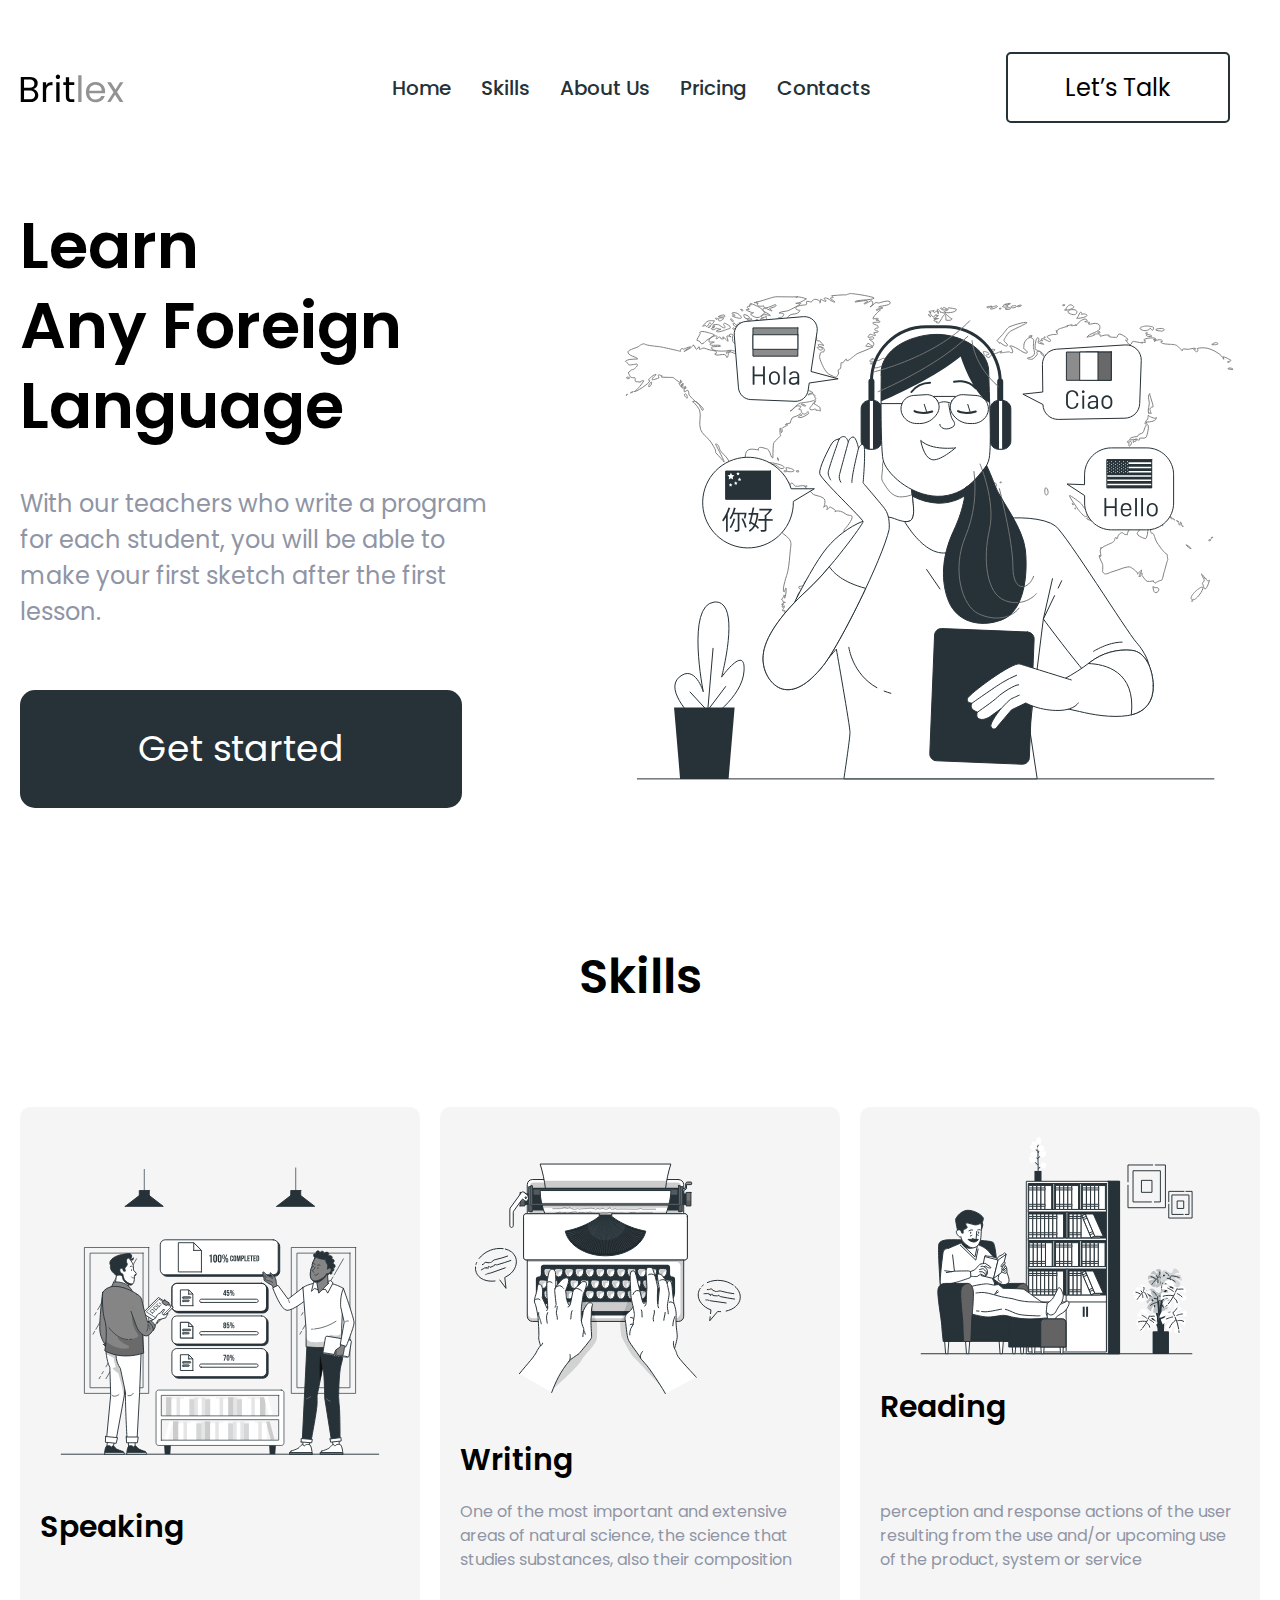
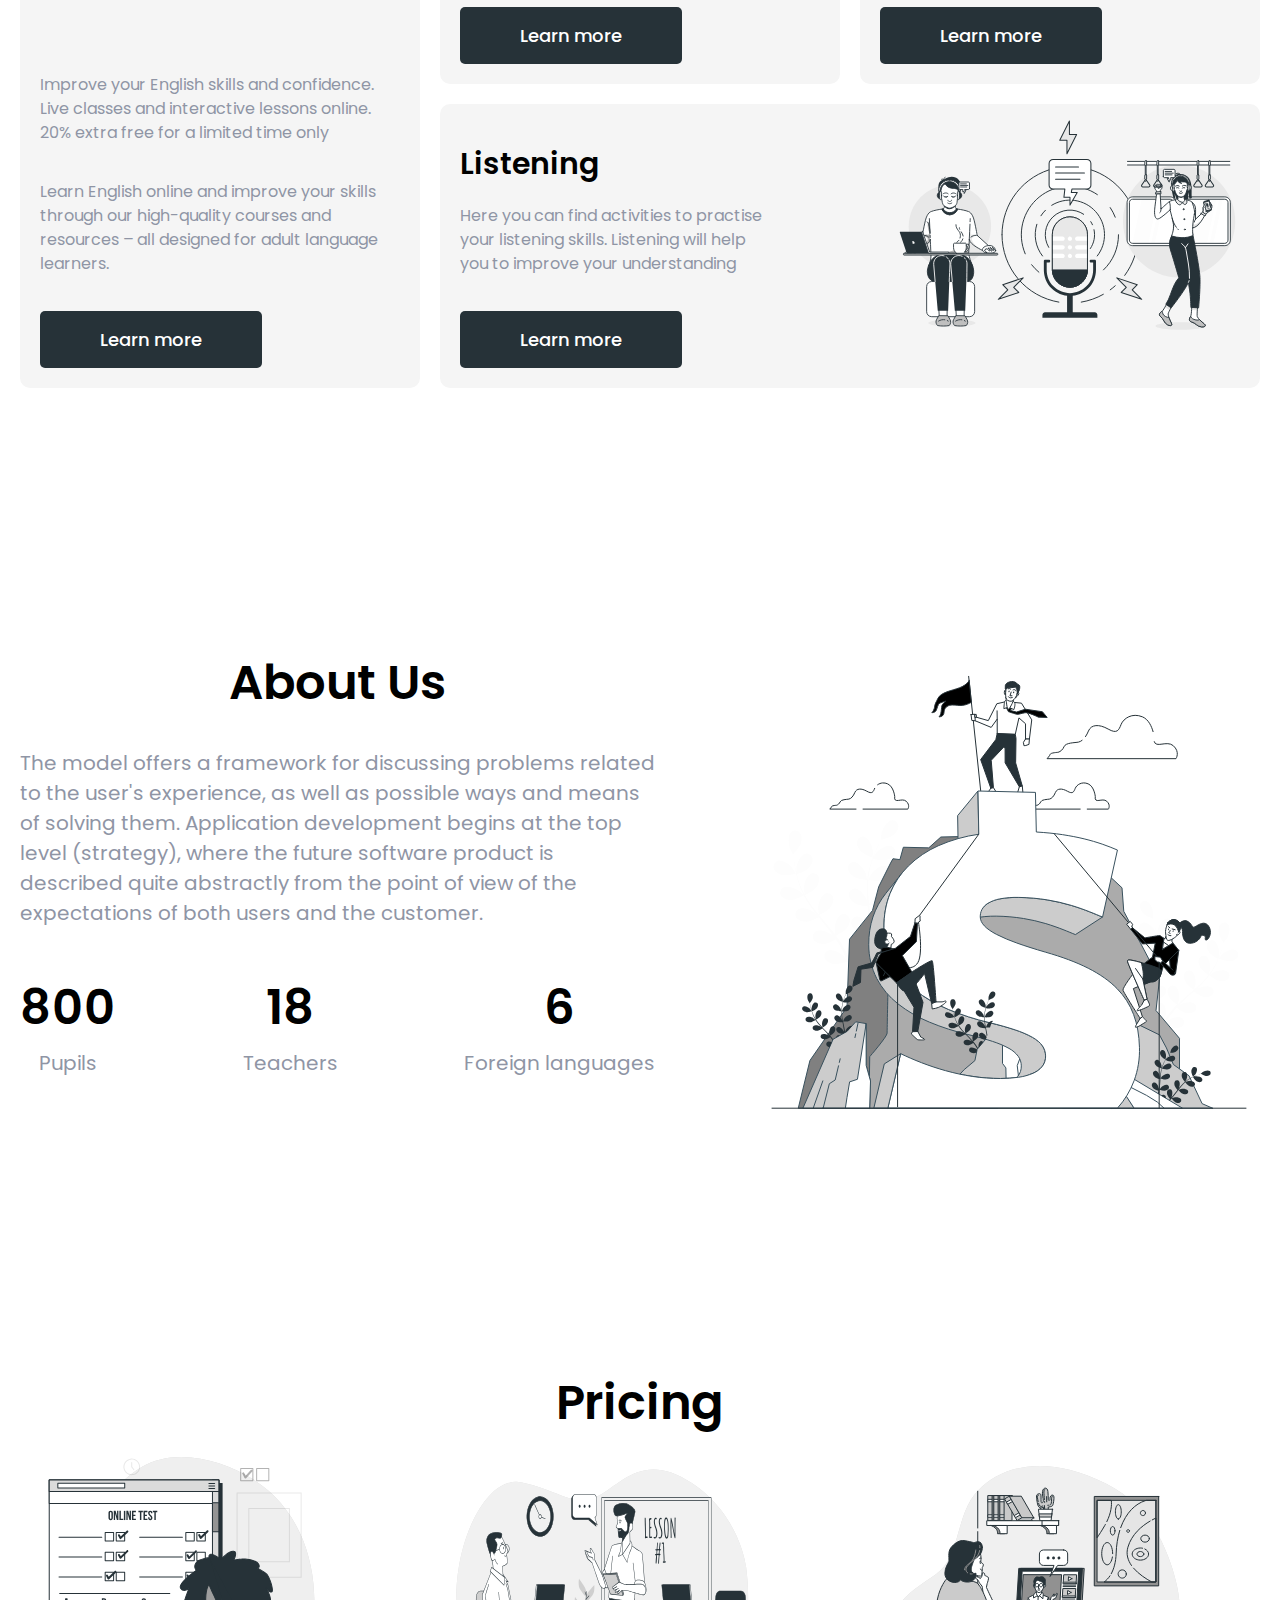
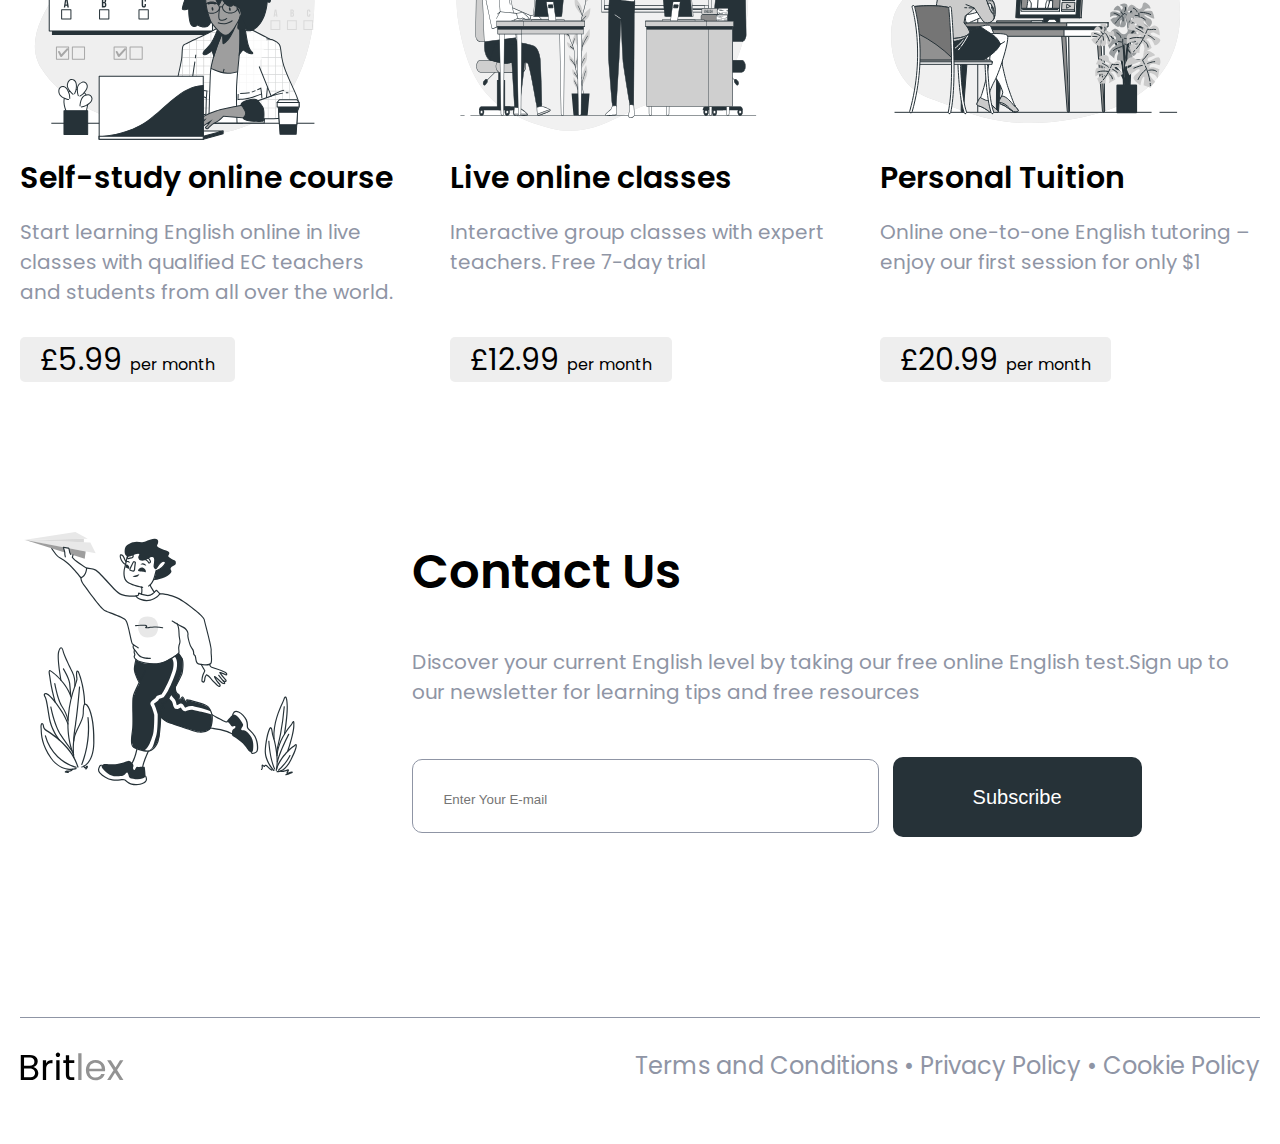
<file: build/index.html>
<!DOCTYPE html>
<html lang="en">

<head>
  <meta charset="UTF-8">
  <meta http-equiv="X-UA-Compatible" content="IE=edge">
  <meta name="viewport" content="width=device-width, initial-scale=1.0">
  <title>Britlex</title>
  <link rel="preconnect" href="https://fonts.googleapis.com">
  <link rel="preconnect" href="https://fonts.gstatic.com" crossorigin>
  <link href="https://fonts.googleapis.com/css2?family=Poppins:wght@400;500;600&display=swap" rel="stylesheet">
  <link rel="stylesheet" href="./css/style.min.css">
</head>

<body class="main__body">
  <!-- Header -->
  <header>
  <!-- Navbar -->
  <nav>
    <div class="container">
      <div class="navbar">
        <div class="logo"> <a href="#"><img src="img/logo.svg" alt="logo"> </a> </div>
        <ul class="menu">
          <li class="menu__item"><a href="#" class="menu__item-link" data-scroll>Home</a></li>
          <li class="menu__item"><a href="#" class="menu__item-link" data-scroll>Skills</a></li>
          <li class="menu__item"><a href="#" class="menu__item-link" data-scroll>About Us</a></li>
          <li class="menu__item"><a href="#" class="menu__item-link" data-scroll>Pricing</a></li>
          <li class="menu__item"><a href="#" class="menu__item-link" data-scroll>Contacts</a></li>
          <li class="menu__item"><a href="#" class="menu__item-link menu__button">Let’s Talk</a></li>
        </ul>

        <div class="burger">
          <span></span>
        </div>
      </div>
    </div>
  </nav>
</header>

  <!-- Main Page -->
  <main>
    <section class="section__hero">
  <div class="container">
    <div class="hero__inner">
      <div class="hero__content">
        <h1 class="hero__title">
          Learn<br>
          Any Foreign
          Language
        </h1>
        <p class="hero__text">
          With our teachers who write a program for
          each student, you will be able to make your
          first sketch after the first lesson.
        </p>
        <a href="#" class="hero__button">Get started</a>
      </div>
      <div class="hero__img">
        <img src="img/main-bg.svg" alt="main bg">
      </div>
    </div>
  </div>
</section>
    <section class="section__skills">
  <div class="container">
    <h3 class="section__title title">
      Skills
    </h3>
    <div class="skills__items">
      <div class="skills__item">
        <div class="skills__img">
          <img src="img/skills1.svg" alt="Speaking img">
        </div>
        <h5 class="skills__title">
          Speaking
        </h5>
        <div class="skills__text">
          <p>Improve your English skills and confidence.
            Live classes and interactive lessons online.
            20% extra free for a limited time only</p>
          <p>Learn English online and improve your
            skills through our high-quality courses
            and resources – all designed for adult language learners.</p>
        </div>
        <a href="#" class="skills__link">Learn more</a>
      </div>
      <div class="skills__item">
        <div class="skills__img">
          <img src="img/skills2.svg" alt="Writing img">
        </div>
        <h5 class="skills__title">
          Writing
        </h5>
        <div class="skills__text">
          <p>One of the most important and extensive
            areas of natural science, the science that
            studies substances, also their composition </p>
        </div>
        <a href="#" class="skills__link">Learn more</a>
      </div>
      <div class="skills__item">
        <div class="skills__img">
          <img src="img/skills3.svg" alt="Reading img">
        </div>
        <h5 class="skills__title">
          Reading
        </h5>
        <div class="skills__text">
          <p>perception and response actions of the user
            resulting from the use and/or upcoming use
            of the product, system or service</p>
        </div>
        <a href="#" class="skills__link">Learn more</a>
      </div>
      <div class="skills__item item-grid">
        <div class="skills__img">
          <img src="img/skills4.svg" alt="Listening img">
        </div>
        <h5 class="skills__title">
          Listening
        </h5>
        <div class="skills__text">
          <p>Here you can find activities to practise
            your listening skills. Listening will help you
            to improve your understanding </p>
        </div>
        <a href="#" class="skills__link">Learn more</a>
      </div>
    </div>
  </div>
</section>
    <section class="section__about">
  <div class="container">
    <div class="about__inner">
      <div class="about__content">
        <h3 class="about__title title">About Us</h3>
        <div class="about__text">
          <p>
            The model offers a framework for discussing problems related to the user's experience, as well as possible
            ways and means of solving them. Application development begins at the top level (strategy), where the future
            software product is described quite abstractly from the point of view of the expectations of both users and
            the customer.
          </p>
        </div>
        <div class="about__static">
          <div class="static__item">
            <span>800</span>
            <p>Pupils</p>
          </div>
          <div class="static__item">
            <span>18</span>
            <p>Teachers</p>
          </div>
          <div class="static__item">
            <span>6</span>
            <p>Foreign languages</p>
          </div>
        </div>
      </div>
      <div class="about__img">
        <img src="img/about-bg.svg" alt="about bg">
      </div>
    </div>
  </div>
</section>
    <section class="section__pricing">
  <div class="container">
    <div class="pricing__inner">
      <h3 class="pricing__title title">
        Pricing
      </h3>
      <div class="pricing__items">
        <div class="pricing__item">
          <div class="pricing__img">
            <img src="img/pricing1.svg" alt="pricing img">
          </div>
          <div class="pricing__item-body">
            <h6 class="pricing__item-title">
              Self-study online course
            </h6>
            <div class="pricing__text">
              <p>
                Start learning English online in live classes
                with qualified EC teachers and students
                from all over the world.
              </p>
            </div>
            <div class="pricing__item-price">
              <span>
                £5.99
              </span>
              per month
            </div>
          </div>
        </div>
        <div class="pricing__item">
          <div class="pricing__img">
            <img src="img/pricing2.svg" alt="pricing img">
          </div>
          <div class="pricing__item-body">
            <h6 class="pricing__item-title">
              Live online classes
            </h6>
            <div class="pricing__text">
              <p>Interactive group classes with expert
                teachers. Free 7-day trial
              </p>
            </div>
            <div class="pricing__item-price">
              <span>
                £12.99
              </span>
              per month
            </div>
          </div>
        </div>
        <div class="pricing__item">
          <div class="pricing__img">
            <img src="img/pricing3.svg" alt="pricing img">
          </div>
          <div class="pricing__item-body">
            <h6 class="pricing__item-title">
              Personal Tuition
            </h6>
            <div class="pricing__text">
              <p>
                Online one-to-one English tutoring – enjoy
                our first session for only $1
              </p>
            </div>
            <div class="pricing__item-price">
              <span>
                £20.99
              </span>
              per month
            </div>
          </div>
        </div>
      </div>
    </div>
  </div>
</section>
    <section class="section__contact">
  <div class="container">
    <div class="contact__inner">
      <div class="contact__img">
        <img src="img/contact-bg.svg" alt="contact me">
      </div>
      <div class="contact__content">
        <h3 class="contact__title title">
        Contact Us
      </h3>
      <div class="contact__text">
        <p>
          Discover your current English level by taking our free online English test.Sign up to our newsletter for learning tips and free resources
        </p>
      </div>
      <form class="contact__form" action="#">
        <input class="contact__input" name="email" type="text" placeholder="Enter Your E-mail">
        <button type="submit" class="contact__button">Subscribe</button>
      </form>
      </div>
    </div>
  </div>
</section>
  </main>

  <!-- Footer -->
  <footer class="footer">
  <div class="container">
    <div class="footer__inner">
      <div class="footer__logo">
        <img src="img/logo.svg" alt="footer logo">
      </div>
      <div class="footer__text">
        <p>
          Terms and Conditions • Privacy Policy • Cookie Policy
        </p>
      </div>
    </div>
  </div>
</footer>

</body>

<script src="./js/scripts.min.js"></script>

</html>
</file>
<file: build/css/style.min.css>
*{padding:0;margin:0;border:0}*,:after,:before{-webkit-box-sizing:border-box;box-sizing:border-box}aside,footer,header,nav,section{display:block}body{line-height:1;-ms-text-size-adjust:100%;-moz-text-size-adjust:100%;-webkit-text-size-adjust:100%}input::-ms-clear{display:none}button{cursor:pointer}button::-moz-focus-inner{padding:0;border:0}a,a:visited{text-decoration:none}a:hover{text-decoration:none}ul li{list-style:none}img{vertical-align:top}h1,h2,h3,h4,h5,h6{font-weight:inherit;font-size:inherit}.container{max-width:1378px;width:100%;margin:0 auto;padding:0 20px}body{font-family:Poppins,sans-serif;background-color:#fff}body.locked{overflow:hidden}@-webkit-keyframes fade{0%{opacity:0}100%{opacity:1}}@keyframes fade{0%{opacity:0}100%{opacity:1}}.title{font-style:normal;font-weight:600;font-size:48px;line-height:167%;color:#000}.navbar{display:-webkit-box;display:-ms-flexbox;display:flex;width:100%;-webkit-box-pack:justify;-ms-flex-pack:justify;justify-content:space-between;-webkit-box-align:center;-ms-flex-align:center;align-items:center;padding-top:70px}.logo{z-index:23}.menu{display:-webkit-box;display:-ms-flexbox;display:flex;-webkit-box-align:center;-ms-flex-align:center;align-items:center;-webkit-box-pack:center;-ms-flex-pack:center;justify-content:center;-webkit-box-flex:0;-ms-flex:0 1 70%;flex:0 1 70%}.menu__item{margin-right:30px;position:relative}.menu__item:last-child{margin-left:auto}.menu__item-link{font-style:normal;font-weight:500;font-size:20px;line-height:150%;color:#263238;position:relative}.menu__item-link::after{content:"";background:none repeat scroll 0 0 transparent;position:absolute;width:0;height:2px;bottom:0;left:50%;display:block;background:#000;-webkit-transition:width .3s ease 0s,left .3s ease 0s;-o-transition:width .3s ease 0s,left .3s ease 0s;transition:width .3s ease 0s,left .3s ease 0s}.menu__item-link:hover:after{width:100%;left:0}.burger{display:none;cursor:pointer}.menu__button{font-style:normal;font-weight:400;font-size:24px;line-height:150%;color:#000;padding:17px 57px;border:2px solid #263238;border-radius:5px;-webkit-transition:cubic-bezier(.785,.135,.15,.86) .3s color,cubic-bezier(.785,.135,.15,.86) .3s background-color;-o-transition:cubic-bezier(.785,.135,.15,.86) .3s color,cubic-bezier(.785,.135,.15,.86) .3s background-color;transition:cubic-bezier(.785,.135,.15,.86) .3s color,cubic-bezier(.785,.135,.15,.86) .3s background-color}.menu__button:hover{color:#fff;background-color:#000}.section__hero{padding-top:70px;padding-bottom:100px}.hero__inner{display:-webkit-box;display:-ms-flexbox;display:flex;-webkit-box-pack:justify;-ms-flex-pack:justify;justify-content:space-between;-webkit-box-align:center;-ms-flex-align:center;align-items:center;-webkit-column-gap:50px;-moz-column-gap:50px;column-gap:50px}.hero__content{-webkit-box-flex:0;-ms-flex:0 1 40%;flex:0 1 40%}.hero__title{font-style:normal;font-weight:600;line-height:125%;color:#000;margin-bottom:40px;font-size:64px}.hero__text{font-style:normal;font-weight:400;font-size:24px;line-height:150%;color:#8f95a5;margin-bottom:60px}.hero__button{display:-webkit-inline-box;display:-ms-inline-flexbox;display:inline-flex;white-space:nowrap;color:#fff;font-size:36px;line-height:150%;padding:32px 118px;background-color:#263238;border-radius:15px;-webkit-transition:cubic-bezier(.785,.135,.15,.86) .3s color,cubic-bezier(.785,.135,.15,.86) .3s background-color,cubic-bezier(.785,.135,.15,.86) .3s outline;-o-transition:cubic-bezier(.785,.135,.15,.86) .3s color,cubic-bezier(.785,.135,.15,.86) .3s background-color,cubic-bezier(.785,.135,.15,.86) .3s outline;transition:cubic-bezier(.785,.135,.15,.86) .3s color,cubic-bezier(.785,.135,.15,.86) .3s background-color,cubic-bezier(.785,.135,.15,.86) .3s outline}.hero__button:hover{color:#000;background-color:#fff;outline:1px solid #000}.hero__img img{max-width:100%}.section__title{text-align:center;margin-bottom:90px}.skills__title{font-style:normal;font-weight:600;font-size:30px;line-height:267%;color:#000;display:grid}.skills__items{max-height:856px;display:grid;grid-template-columns:repeat(3,minmax(220px,1fr));grid-template-rows:repeat(2,1fr);grid-column-gap:20px;grid-row-gap:20px;grid-auto-rows:1fr;grid-auto-columns:1fr}.skills__item{background:#f5f5f5;border-radius:10px;padding:20px;display:grid;grid-template-rows:auto 1fr;grid-template-columns:auto}.skills__item:nth-child(1){grid-area:1/1/3/2}.skills__item:nth-child(2){grid-area:1/2/2/3}.skills__item:nth-child(3){grid-area:1/3/2/4}.skills__item:nth-child(4){grid-area:2/2/3/4}.skills__img img{max-width:100%}.skills__text{font-size:16px;line-height:150%;font-style:normal;color:#8f95a5}.skills__text p{margin-bottom:35px}.skills__link{width:-webkit-fit-content;width:-moz-fit-content;width:fit-content;color:#fff;font-weight:500;font-size:18px;line-height:150%;padding:15px 60px;background-color:#263238;border-radius:5px;margin-top:auto;white-space:nowrap;-webkit-transition:cubic-bezier(.785,.135,.15,.86) .3s color,cubic-bezier(.785,.135,.15,.86) .3s background-color,cubic-bezier(.785,.135,.15,.86) .3s outline;-o-transition:cubic-bezier(.785,.135,.15,.86) .3s color,cubic-bezier(.785,.135,.15,.86) .3s background-color,cubic-bezier(.785,.135,.15,.86) .3s outline;transition:cubic-bezier(.785,.135,.15,.86) .3s color,cubic-bezier(.785,.135,.15,.86) .3s background-color,cubic-bezier(.785,.135,.15,.86) .3s outline}.skills__link:hover{color:#000;background-color:#fff;outline:1px solid #000}.item-grid{position:relative;height:auto}.item-grid p{width:40%}.item-grid img{position:absolute;width:380px;height:255px;top:0;right:0}.section__about{margin-top:280px}.about__inner{display:-webkit-box;display:-ms-flexbox;display:flex}.about__content{padding-right:20px}.about__title{text-align:center;margin-bottom:25px}.about__text{max-width:635px;margin-bottom:40px;font-size:20px;line-height:150%;color:#8f95a5}.about__static{display:-webkit-box;display:-ms-flexbox;display:flex;-webkit-box-flex:0;-ms-flex:0 1 35%;flex:0 1 35%;-webkit-box-pack:justify;-ms-flex-pack:justify;justify-content:space-between;text-align:center}.about__img{margin-left:auto}.about__img img{max-width:100%}.static__item span{font-weight:600;font-size:48px;line-height:167%;color:#000}.static__item p{font-size:20px;line-height:150%;color:#8f95a5}.section__pricing{margin-top:220px}.pricing__title{text-align:center}.pricing__items{display:grid;grid-template-columns:repeat(3,1fr);grid-template-rows:1fr;grid-auto-columns:1fr;grid-auto-rows:1fr;-webkit-column-gap:50px;-moz-column-gap:50px;column-gap:50px;-ms-flex-line-pack:justify;align-content:space-between}.pricing__item{display:grid;grid-template-rows:auto 1fr}.pricing__item-body{display:grid;grid-template-rows:auto 1fr}.pricing__img img{max-width:100%;height:auto}.pricing__item-title{font-weight:600;font-size:30px;line-height:160%;color:#000;margin-bottom:15px}.pricing__text{font-size:20px;line-height:150%;color:#8f95a5;margin-bottom:30px}.pricing__item-price{background:#eee;border-radius:5px;width:-webkit-fit-content;width:-moz-fit-content;width:fit-content;padding:0 20px}.pricing__item-price span{font-size:30px;line-height:150%;color:#000}.pricing__item-price p{font-size:18px;line-height:150%;color:#8f95a5}.section__contact{margin-top:150px}.contact__inner{display:-webkit-box;display:-ms-flexbox;display:flex;gap:100px}.contact__img img{max-width:100%}.contact__content{display:-webkit-box;display:-ms-flexbox;display:flex;-webkit-box-orient:vertical;-webkit-box-direction:normal;-ms-flex-direction:column;flex-direction:column}.contact__title{margin-bottom:35px}.contact__text{font-size:20px;line-height:150%;color:#8f95a5;margin-bottom:50px}.contact__input{border:1px solid #8f95a5;border-radius:10px;padding:32px 10px 25px 30px;width:55%;margin-right:10px}.contact__input ::-webkit-input-placeholder{font-size:16px;line-height:150%;color:#8f95a5}.contact__input ::-moz-placeholder{font-size:16px;line-height:150%;color:#8f95a5}.contact__input :-ms-input-placeholder{font-size:16px;line-height:150%;color:#8f95a5}.contact__input ::-ms-input-placeholder{font-size:16px;line-height:150%;color:#8f95a5}.contact__input ::placeholder{font-size:16px;line-height:150%;color:#8f95a5}.contact__button{padding:25px 80px;background:#263238;border-radius:10px;color:#fff;font-size:20px;line-height:150%;font-weight:500;-webkit-transition:cubic-bezier(.785,.135,.15,.86) .3s color,cubic-bezier(.785,.135,.15,.86) .3s background-color,cubic-bezier(.785,.135,.15,.86) .3s outline;-o-transition:cubic-bezier(.785,.135,.15,.86) .3s color,cubic-bezier(.785,.135,.15,.86) .3s background-color,cubic-bezier(.785,.135,.15,.86) .3s outline;transition:cubic-bezier(.785,.135,.15,.86) .3s color,cubic-bezier(.785,.135,.15,.86) .3s background-color,cubic-bezier(.785,.135,.15,.86) .3s outline}.contact__button:hover{color:#000;background-color:#fff;outline:1px solid #000}.footer{margin-top:180px}.footer__inner{display:-webkit-box;display:-ms-flexbox;display:flex;-webkit-box-pack:justify;-ms-flex-pack:justify;justify-content:space-between;padding:30px 0 60px 0;-webkit-box-align:center;-ms-flex-align:center;align-items:center;border-top:1px solid #8f95a5}.footer__text{font-size:24px;line-height:150%;color:#8f95a5}@media (max-width:1160px){.menu{-webkit-box-flex:0;-ms-flex:0 1 85%;flex:0 1 85%}}@media (max-width:991.98px){.container{max-width:970px}.title{font-size:36px;line-height:222%}.navbar{padding-top:45px}.logo a{width:89px;height:45px}.menu{-webkit-box-flex:0;-ms-flex:0 1 80%;flex:0 1 80%}.menu__item{margin-right:20px}.menu__item-link{font-size:16px}.menu__button{font-size:18px;padding:12px 40px}.hero__title{margin-bottom:25px;font-size:48px;line-height:133%}.hero__text{margin-bottom:30px;font-size:20px}.hero__button{padding:22px 78px;font-size:24px}.section__title{margin-bottom:50px}.skills__title{font-size:22px;line-height:364%}.skills__items{max-height:805px}.skills__item{padding:0 10px 20px 10px}.skills__text{font-size:14px}.skills__text p{margin-bottom:10px}.skills__link{padding:17px 40px}.item-grid img{padding-left:100px}.about__text{font-size:16px}.static__item span{font-size:30px;line-height:268%}.static__item p{font-size:16px}.section__pricing{margin-top:125px}.pricing__items{-webkit-column-gap:30px;-moz-column-gap:30px;column-gap:30px}.pricing__item-title{font-size:22px;line-height:155%}.pricing__text{font-size:16px}.pricing__item-price span{font-size:24px}.pricing__item-price p{font-size:16px}.contact__inner{gap:50px}.contact__title{margin-bottom:3px}.contact__text{margin-bottom:30px}.contact__text{font-size:16px}.contact__input ::-webkit-input-placeholder{font-size:14px}.contact__input ::-moz-placeholder{font-size:14px}.contact__input :-ms-input-placeholder{font-size:14px}.contact__input ::-ms-input-placeholder{font-size:14px}.contact__input ::placeholder{font-size:14px}.contact__button{font-size:16px;padding:24px 55px}.footer{margin-top:100px}.footer__inner{padding:20px 0}.footer__text{font-size:16px}}@media (max-width:767.98px){.container{max-width:740px}.navbar{padding-top:30px}.hero__title{font-size:36px;line-height:125%}.hero__text{font-size:18px}.hero__button{padding:19px 67px;font-size:18px}.skills__items{grid-template-columns:repeat(2,1fr);grid-template-rows:repeat(2,1fr)}.skills__item:nth-child(1){grid-area:auto}.skills__item:nth-child(2){grid-area:auto}.skills__item:nth-child(3){grid-area:auto}.skills__item:nth-child(4){grid-area:auto}.item-grid{position:static}.item-grid img{position:static;padding-left:0}.item-grid p{width:100%}.section__about{margin-top:380px}.about__title{margin-bottom:15px}.about__text{font-size:14px;margin-bottom:20px}.static__item span{font-size:22px;line-height:364%}.static__item p{font-size:13px}.section__pricing{margin-top:80px}.pricing__items{-webkit-column-gap:15px;-moz-column-gap:15px;column-gap:15px}.pricing__item-title{font-size:20px;line-height:140%}.pricing__text{font-size:14px}.pricing__item-price span{font-size:22px}.section__contact{margin-top:50px}.contact__inner{-webkit-box-orient:vertical;-webkit-box-direction:normal;-ms-flex-direction:column;flex-direction:column;text-align:center}.contact__inner{gap:20px}.contact__input{margin-right:0;padding:25px 10px 20px 20px}.contact__button{padding:18px 45px}.footer{margin-top:70px}.footer__inner{padding:15 px 0}.footer__text{font-size:13px}}@media screen and (max-width:767.98px){.navbar.active{width:50%}.menu{position:fixed;background:#131418;left:0;top:0;height:100vh;width:100vw;display:none}.menu.active{display:-webkit-box;display:-ms-flexbox;display:flex;background-color:#fff;left:0;top:0;height:100vh;width:50vw;-webkit-box-orient:vertical;-webkit-box-direction:normal;-ms-flex-direction:column;flex-direction:column;pointer-events:all;margin-top:100px;border-top:1px solid #8f95a5;-webkit-box-pack:start;-ms-flex-pack:start;justify-content:start;-webkit-box-align:start;-ms-flex-align:start;align-items:flex-start;z-index:22;-webkit-animation:fade .1s linear;animation:fade .1s linear}.menu.active .menu__item{margin-left:40px}.menu.active .menu__item:last-child{margin-top:70px}.locked .navbar{width:50%}.locked .logo{margin-left:10px}.burger{display:block;position:relative;height:17px;width:30px;z-index:102;cursor:pointer}.burger.active-burger:before{background:#263238;-webkit-transform:rotate(45deg);-ms-transform:rotate(45deg);transform:rotate(45deg);-webkit-transition:cubic-bezier(.785,.135,.15,.86) .3s all;-o-transition:cubic-bezier(.785,.135,.15,.86) .3s all;transition:cubic-bezier(.785,.135,.15,.86) .3s all;top:8px}.burger.active-burger:after{background:#263238;-webkit-transform:rotate(-45deg);-ms-transform:rotate(-45deg);transform:rotate(-45deg);bottom:6px;width:100%;-webkit-transition:cubic-bezier(.785,.135,.15,.86) .3s all;-o-transition:cubic-bezier(.785,.135,.15,.86) .3s all;transition:cubic-bezier(.785,.135,.15,.86) .3s all}.burger.active-burger span{-webkit-transform:scale(0);-ms-transform:scale(0);transform:scale(0)}.burger:after,.burger:before{content:"";position:absolute;height:3px;width:100%;background:#263238;-webkit-transition:cubic-bezier(.785,.135,.15,.86) .3s all;-o-transition:cubic-bezier(.785,.135,.15,.86) .3s all;transition:cubic-bezier(.785,.135,.15,.86) .3s all}.burger:before{top:0}.burger::after{bottom:-2px;width:70%}.burger:hover::after{width:100%}.burger span{position:absolute;top:8px;right:0;width:100%;background:#263238;height:3px;-webkit-transform:scale(1);-ms-transform:scale(1);transform:scale(1);-webkit-transition:cubic-bezier(.785,.135,.15,.86) .3s all;-o-transition:cubic-bezier(.785,.135,.15,.86) .3s all;transition:cubic-bezier(.785,.135,.15,.86) .3s all}.menu__item{margin-top:15px}.menu__item-link{font-style:normal;font-weight:500;font-size:20px;line-height:150%;color:#263238}.menu__item-link.active{color:#263238}}@media screen and (max-width:767.98px) and (max-width:700px){.navbar.active{width:100%}.menu.active{width:100vh}.locked .navbar{width:100%}}@media (max-width:700px){.section__hero{padding-top:0;padding-bottom:90px;text-align:center}.hero__inner{-webkit-box-orient:vertical;-webkit-box-direction:normal;-ms-flex-direction:column;flex-direction:column;-webkit-column-gap:0;-moz-column-gap:0;column-gap:0}.hero__content{-webkit-box-ordinal-group:3;-ms-flex-order:2;order:2}.hero__title br{display:none}.hero__img{-webkit-box-ordinal-group:2;-ms-flex-order:1;order:1}}@media (max-width:600px){.about__inner{-webkit-box-orient:vertical;-webkit-box-direction:reverse;-ms-flex-direction:column-reverse;flex-direction:column-reverse}.pricing__items{grid-template-columns:1fr;-webkit-column-gap:0;-moz-column-gap:0;column-gap:0;-webkit-box-pack:center;-ms-flex-pack:center;justify-content:center;-ms-flex-line-pack:center;align-content:center}.pricing__item{grid-template-columns:1fr}.pricing__item-body{-webkit-box-pack:center;-ms-flex-pack:center;justify-content:center;-webkit-box-align:center;-ms-flex-align:center;align-items:center}.pricing__img{text-align:center}.pricing__item-title{text-align:center}.pricing__text{text-align:center}.pricing__item-price{text-align:center;width:80%;margin:0 auto}.footer{margin-top:50px}.footer__inner{-webkit-box-orient:vertical;-webkit-box-direction:normal;-ms-flex-direction:column;flex-direction:column}.footer__logo{margin-bottom:15px}.footer__text{text-align:center}}@media (max-width:479.98px){.container{max-width:none}.hero__title{font-size:24px;margin-bottom:20px}.hero__text{font-size:14px}.hero__button{font-size:16px;width:100%;-webkit-box-pack:center;-ms-flex-pack:center;justify-content:center}.skills__items{grid-template-columns:1fr;grid-template-rows:1fr}.section__about{margin-top:1440px}.about__title{margin-bottom:5px}.about__text{margin-bottom:5px}.about__static{-webkit-box-flex:0;-ms-flex:0 1 100%;flex:0 1 100%}.contact__input{display:block;width:100%;margin-bottom:10px}.contact__button{display:block;width:100%}}@media (max-width:330px){.section__about{margin-top:1350px}}
</file>
